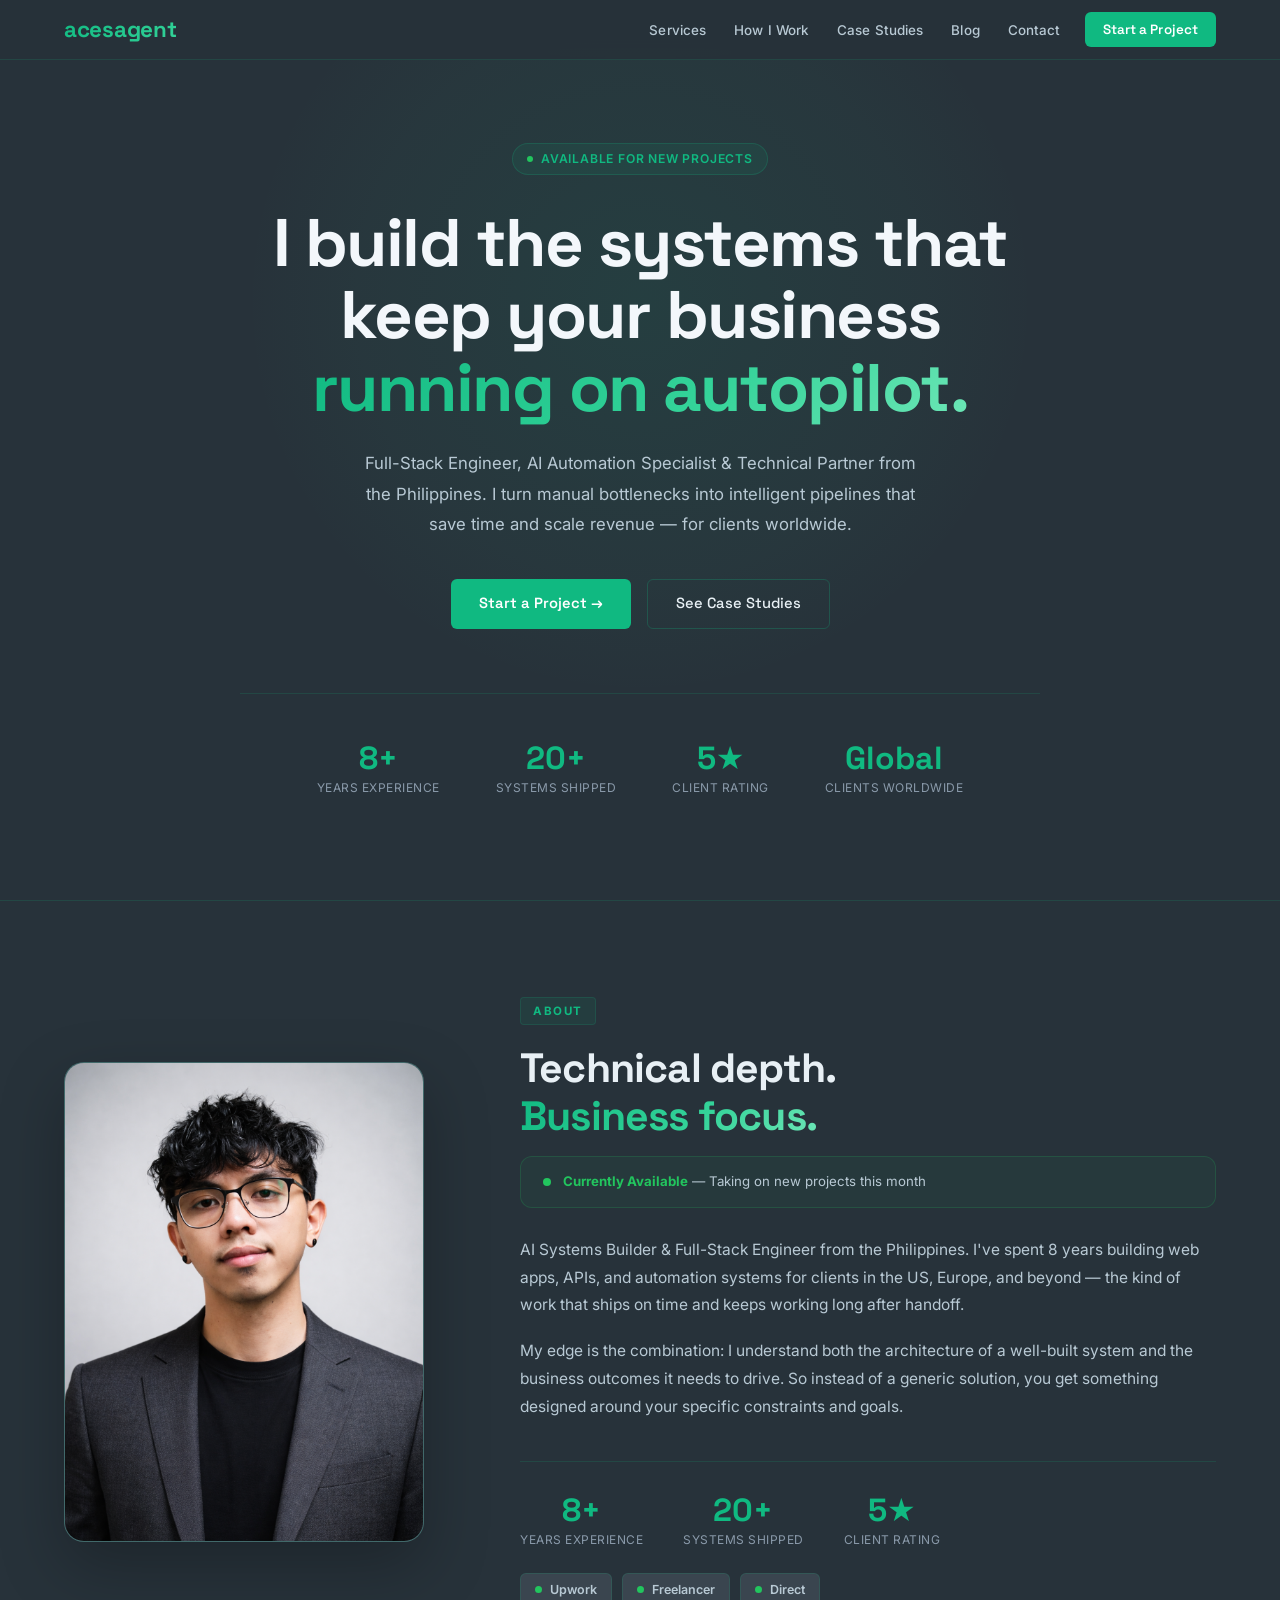
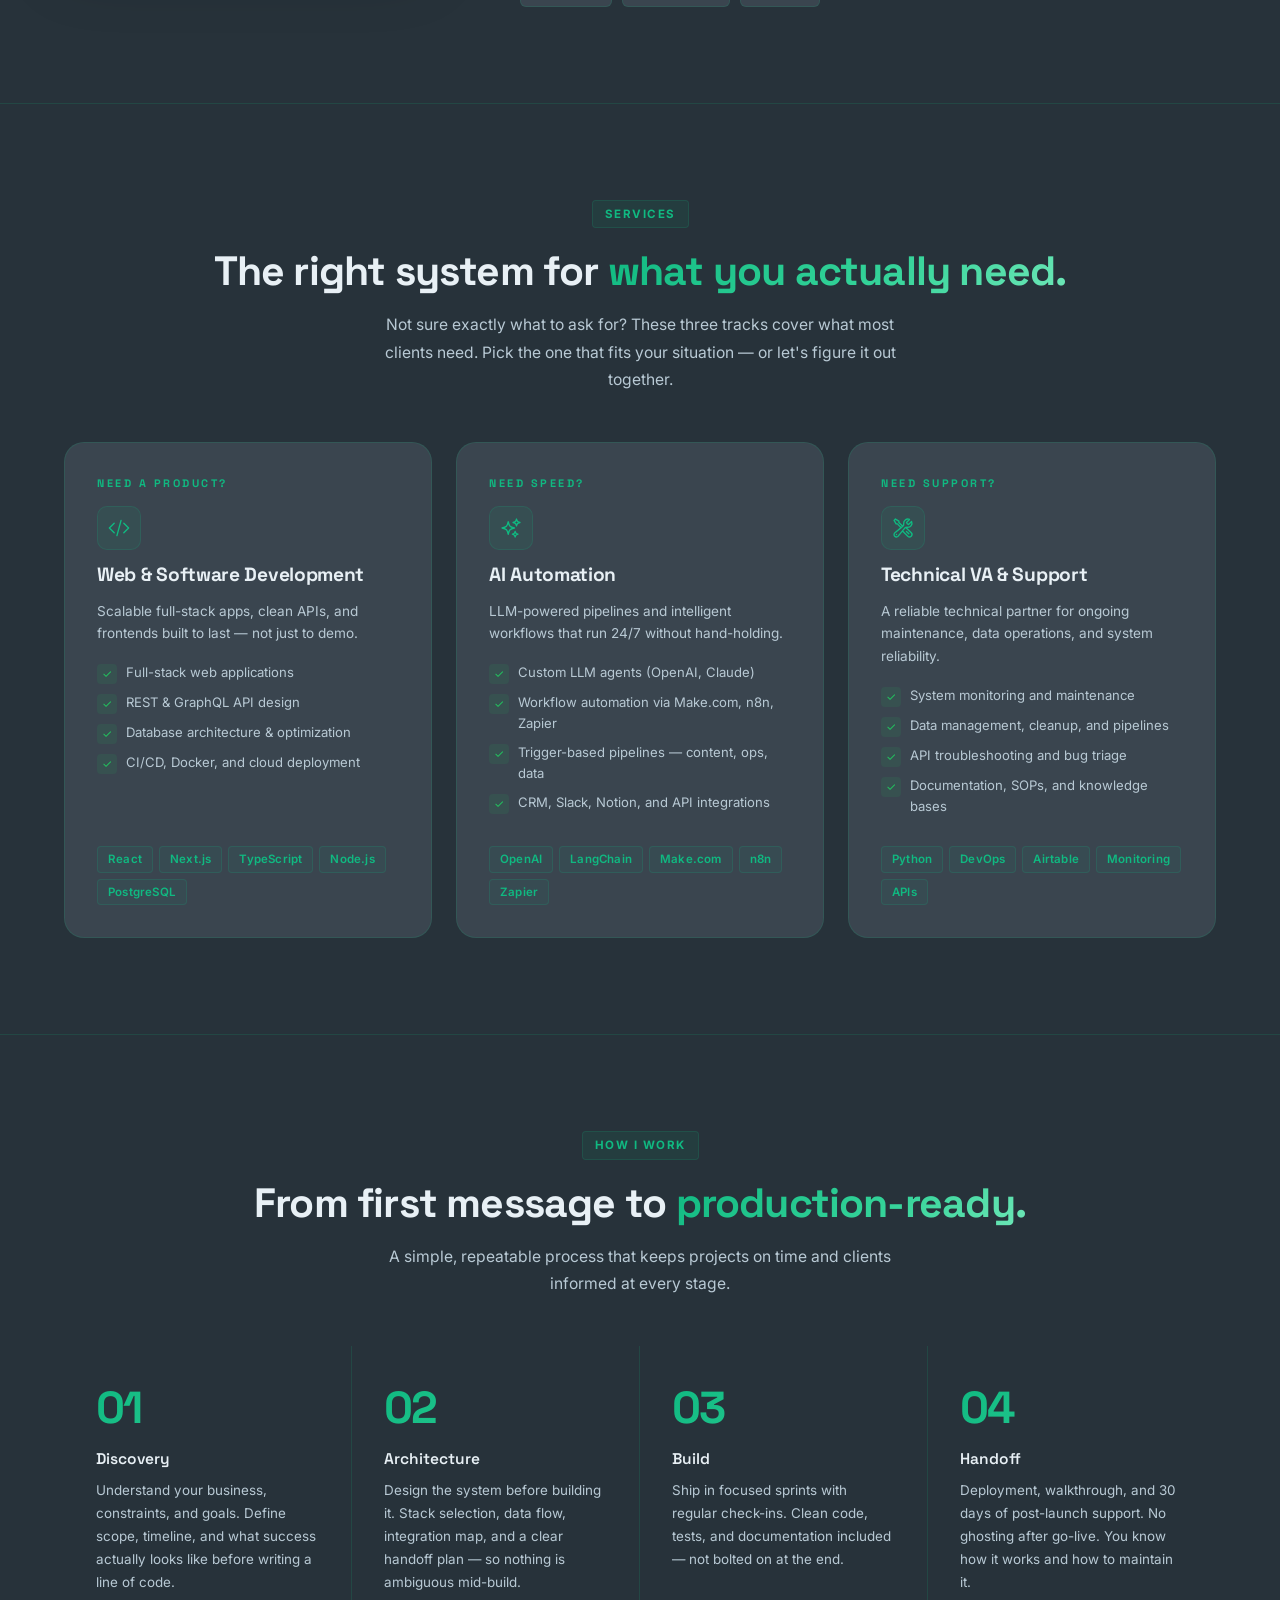
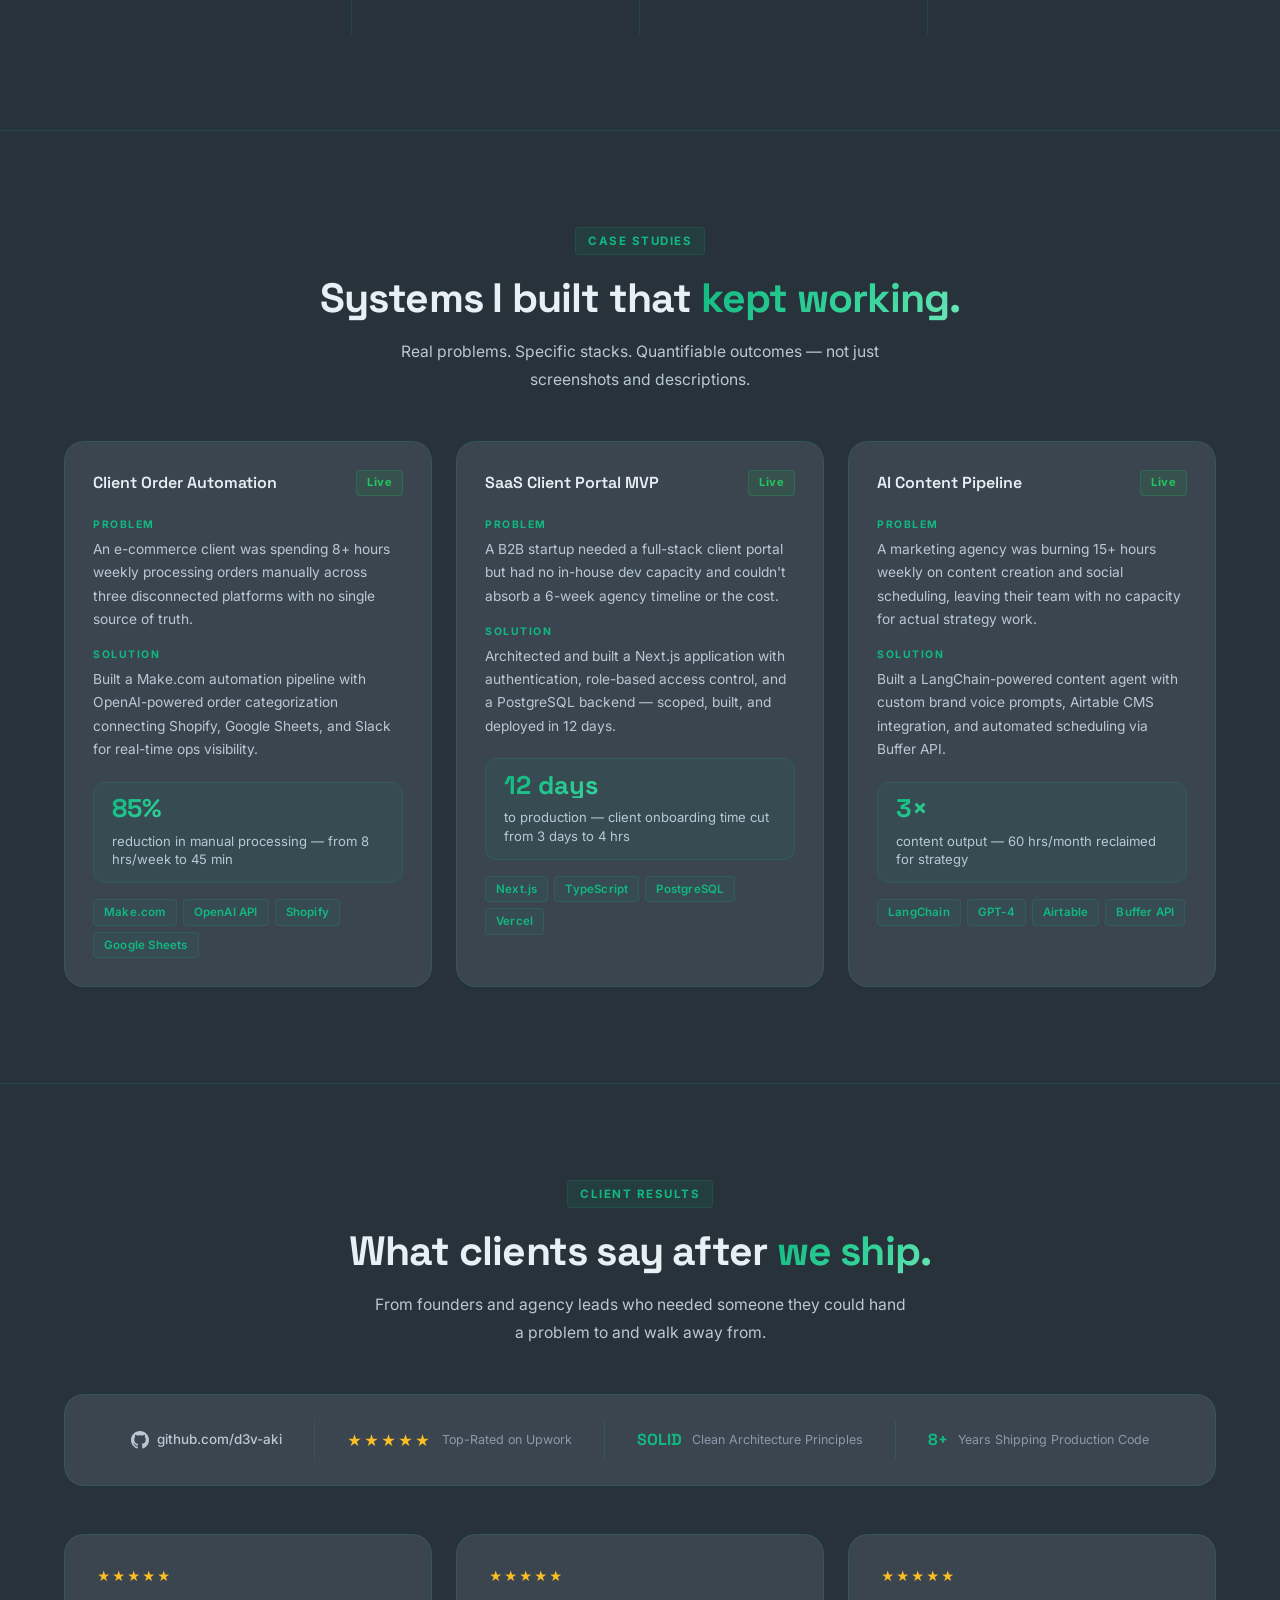
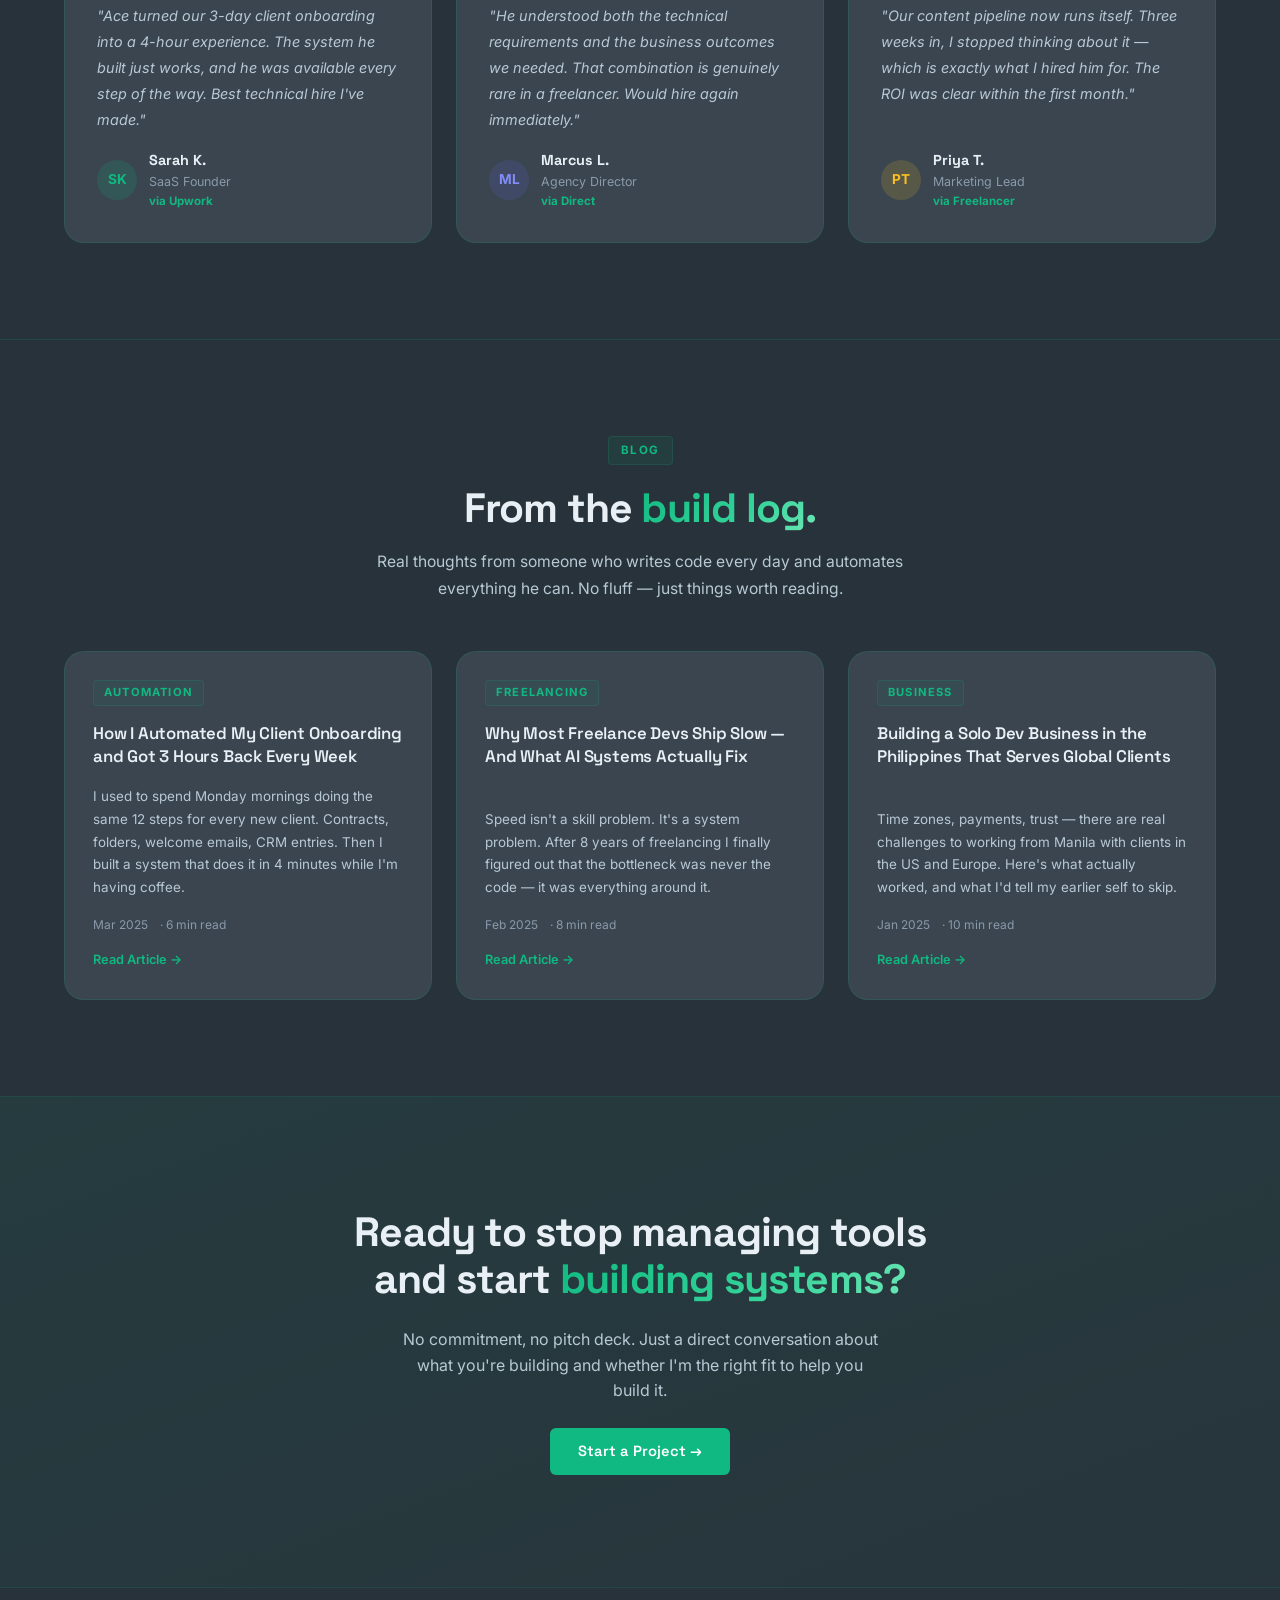
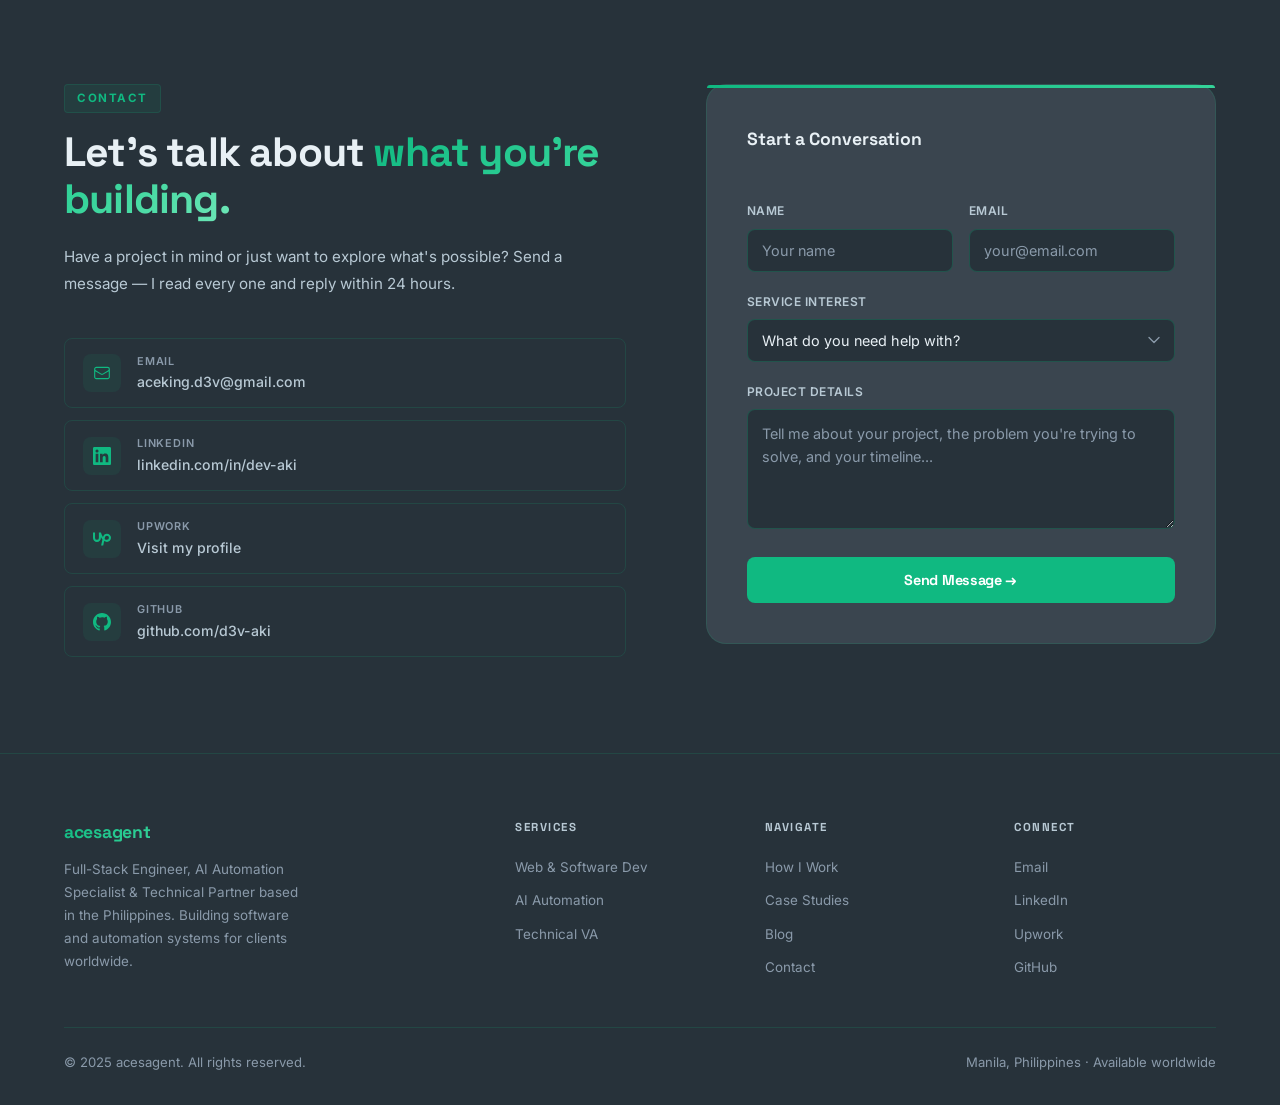
<file: index.html>
<!DOCTYPE html>
<html lang="en">
<head>
  <meta charset="UTF-8" />
  <meta name="viewport" content="width=device-width, initial-scale=1.0" />
  <meta name="description" content="acesagent — Full-Stack Engineer & AI Systems Builder from the Philippines. I build intelligent systems that save time and scale revenue for businesses worldwide." />
  <meta name="robots" content="index, follow" />
  <title>acesagent | Full-Stack Engineer & AI Systems Builder</title>
  <link rel="stylesheet" href="css/styles.css">
</head>
<body>

  <!-- NAV -->
  <nav>
    <a class="nav-logo" href="#home">acesagent</a>
    <ul class="nav-links">
      <li><a href="#services">Services</a></li>
      <li><a href="#process">How I Work</a></li>
      <li><a href="#work">Case Studies</a></li>
      <li><a href="#blog">Blog</a></li>
      <li><a href="#contact">Contact</a></li>
    </ul>
    <a class="nav-cta" href="#contact">Start a Project</a>
    <div class="hamburger" id="hamburger" aria-label="Toggle menu" role="button" tabindex="0">
      <span></span><span></span><span></span>
    </div>
  </nav>

  <!-- HERO -->
  <section id="home" class="hero">
    <div class="hero-inner">
      <div class="hero-badge reveal">
        <span class="badge-dot"></span>
        Available for New Projects
      </div>
      <h1 class="reveal">
        I build the systems that keep your business
        <span class="gradient-text">running on autopilot.</span>
      </h1>
      <p class="hero-sub reveal">
        Full-Stack Engineer, AI Automation Specialist &amp; Technical Partner from the Philippines.
        I turn manual bottlenecks into intelligent pipelines that save time and scale revenue — for clients worldwide.
      </p>
      <div class="hero-actions reveal">
        <a class="btn-primary" href="#contact">Start a Project →</a>
        <a class="btn-secondary" href="#work">See Case Studies</a>
      </div>
      <div class="hero-stats reveal">
        <div class="stat">
          <div class="stat-num">8+</div>
          <div class="stat-label">Years Experience</div>
        </div>
        <div class="stat">
          <div class="stat-num">20+</div>
          <div class="stat-label">Systems Shipped</div>
        </div>
        <div class="stat">
          <div class="stat-num">5★</div>
          <div class="stat-label">Client Rating</div>
        </div>
        <div class="stat">
          <div class="stat-num">Global</div>
          <div class="stat-label">Clients Worldwide</div>
        </div>
      </div>
    </div>
  </section>

  <hr class="divider">

  <!-- ABOUT -->
  <section id="about">
    <div class="section-inner">
      <div class="about-split">
        <div class="about-portrait reveal">
          <img src="images/avatar.png" alt="Ace — acesagent, Full-Stack Engineer & AI Systems Builder">
        </div>
        <div class="about-content reveal">
          <span class="section-tag">About</span>
          <h2 class="section-title">Technical depth.<br><span class="gradient-text">Business focus.</span></h2>
          <div class="avail-banner">
            <div class="avail-dot"></div>
            <div class="avail-text"><strong>Currently Available</strong> — Taking on new projects this month</div>
          </div>
          <p>AI Systems Builder &amp; Full-Stack Engineer from the Philippines. I've spent 8 years building web apps, APIs, and automation systems for clients in the US, Europe, and beyond — the kind of work that ships on time and keeps working long after handoff.</p>
          <p>My edge is the combination: I understand both the architecture of a well-built system and the business outcomes it needs to drive. So instead of a generic solution, you get something designed around your specific constraints and goals.</p>
          <div class="about-stats">
            <div class="stat">
              <div class="stat-num">8+</div>
              <div class="stat-label">Years Experience</div>
            </div>
            <div class="stat">
              <div class="stat-num">20+</div>
              <div class="stat-label">Systems Shipped</div>
            </div>
            <div class="stat">
              <div class="stat-num">5★</div>
              <div class="stat-label">Client Rating</div>
            </div>
          </div>
          <div class="platform-badges">
            <div class="pbadge"><span class="pbadge-dot"></span> Upwork</div>
            <div class="pbadge"><span class="pbadge-dot"></span> Freelancer</div>
            <div class="pbadge"><span class="pbadge-dot"></span> Direct</div>
          </div>
        </div>
      </div>
    </div>
  </section>

  <hr class="divider">

  <!-- SERVICES -->
  <section id="services">
    <div class="section-inner">
      <div class="reveal section-center">
        <span class="section-tag">Services</span>
        <h2 class="section-title">The right system for <span class="gradient-text">what you actually need.</span></h2>
        <p class="section-sub">Not sure exactly what to ask for? These three tracks cover what most clients need. Pick the one that fits your situation — or let's figure it out together.</p>
      </div>
      <div class="sys-cards">

        <div class="sys-card reveal">
          <span class="sys-num">Need a Product?</span>
          <div class="sys-card-icon">
            <svg xmlns="http://www.w3.org/2000/svg" fill="none" viewBox="0 0 24 24" stroke-width="1.5" stroke="currentColor">
              <path stroke-linecap="round" stroke-linejoin="round" d="M17.25 6.75L22.5 12l-5.25 5.25m-10.5 0L1.5 12l5.25-5.25m7.5-3l-4.5 16.5" />
            </svg>
          </div>
          <div class="sys-card-title">Web &amp; Software Development</div>
          <p class="sys-card-desc">Scalable full-stack apps, clean APIs, and frontends built to last — not just to demo.</p>
          <ul class="sys-features">
            <li><div class="check-icon">✓</div><div>Full-stack web applications</div></li>
            <li><div class="check-icon">✓</div><div>REST &amp; GraphQL API design</div></li>
            <li><div class="check-icon">✓</div><div>Database architecture &amp; optimization</div></li>
            <li><div class="check-icon">✓</div><div>CI/CD, Docker, and cloud deployment</div></li>
          </ul>
          <div class="tech-tags" style="margin-top: auto; padding-top: 1rem;">
            <span class="tag">React</span>
            <span class="tag">Next.js</span>
            <span class="tag">TypeScript</span>
            <span class="tag">Node.js</span>
            <span class="tag">PostgreSQL</span>
          </div>
        </div>

        <div class="sys-card reveal">
          <span class="sys-num">Need Speed?</span>
          <div class="sys-card-icon">
            <svg xmlns="http://www.w3.org/2000/svg" fill="none" viewBox="0 0 24 24" stroke-width="1.5" stroke="currentColor">
              <path stroke-linecap="round" stroke-linejoin="round" d="M9.813 15.904L9 18.75l-.813-2.846a4.5 4.5 0 00-3.09-3.09L2.25 12l2.846-.813a4.5 4.5 0 003.09-3.09L9 5.25l.813 2.846a4.5 4.5 0 003.09 3.09L15.75 12l-2.846.813a4.5 4.5 0 00-3.09 3.09zM18.259 8.715L18 9.75l-.259-1.035a3.375 3.375 0 00-2.455-2.456L14.25 6l1.036-.259a3.375 3.375 0 002.455-2.456L18 2.25l.259 1.035a3.375 3.375 0 002.456 2.456L21.75 6l-1.035.259a3.375 3.375 0 00-2.456 2.456zM16.894 20.567L16.5 21.75l-.394-1.183a2.25 2.25 0 00-1.423-1.423L13.5 18.75l1.183-.394a2.25 2.25 0 001.423-1.423l.394-1.183.394 1.183a2.25 2.25 0 001.423 1.423l1.183.394-1.183.394a2.25 2.25 0 00-1.423 1.423z" />
            </svg>
          </div>
          <div class="sys-card-title">AI Automation</div>
          <p class="sys-card-desc">LLM-powered pipelines and intelligent workflows that run 24/7 without hand-holding.</p>
          <ul class="sys-features">
            <li><div class="check-icon">✓</div><div>Custom LLM agents (OpenAI, Claude)</div></li>
            <li><div class="check-icon">✓</div><div>Workflow automation via Make.com, n8n, Zapier</div></li>
            <li><div class="check-icon">✓</div><div>Trigger-based pipelines — content, ops, data</div></li>
            <li><div class="check-icon">✓</div><div>CRM, Slack, Notion, and API integrations</div></li>
          </ul>
          <div class="tech-tags" style="margin-top: auto; padding-top: 1rem;">
            <span class="tag">OpenAI</span>
            <span class="tag">LangChain</span>
            <span class="tag">Make.com</span>
            <span class="tag">n8n</span>
            <span class="tag">Zapier</span>
          </div>
        </div>

        <div class="sys-card reveal">
          <span class="sys-num">Need Support?</span>
          <div class="sys-card-icon">
            <svg xmlns="http://www.w3.org/2000/svg" fill="none" viewBox="0 0 24 24" stroke-width="1.5" stroke="currentColor">
              <path stroke-linecap="round" stroke-linejoin="round" d="M11.42 15.17L17.25 21A2.652 2.652 0 0021 17.25l-5.877-5.877M11.42 15.17l2.496-3.03c.317-.384.74-.626 1.208-.766M11.42 15.17l-4.655 5.653a2.548 2.548 0 11-3.586-3.586l6.837-5.63m5.108-.233c.55-.164 1.163-.188 1.743-.14a4.5 4.5 0 004.486-6.336l-3.276 3.277a3.004 3.004 0 01-2.25-2.25l3.276-3.276a4.5 4.5 0 00-6.336 4.486c.091 1.076-.071 2.264-.904 2.95l-.102.085m-1.745 1.437L5.909 7.5H4.5L2.25 3.75l1.5-1.5L7.5 4.5v1.409l4.26 4.26m-1.745 1.437l1.745-1.437m6.615 8.206L15.75 15.75M4.867 19.125h.008v.008h-.008v-.008z" />
            </svg>
          </div>
          <div class="sys-card-title">Technical VA &amp; Support</div>
          <p class="sys-card-desc">A reliable technical partner for ongoing maintenance, data operations, and system reliability.</p>
          <ul class="sys-features">
            <li><div class="check-icon">✓</div><div>System monitoring and maintenance</div></li>
            <li><div class="check-icon">✓</div><div>Data management, cleanup, and pipelines</div></li>
            <li><div class="check-icon">✓</div><div>API troubleshooting and bug triage</div></li>
            <li><div class="check-icon">✓</div><div>Documentation, SOPs, and knowledge bases</div></li>
          </ul>
          <div class="tech-tags" style="margin-top: auto; padding-top: 1rem;">
            <span class="tag">Python</span>
            <span class="tag">DevOps</span>
            <span class="tag">Airtable</span>
            <span class="tag">Monitoring</span>
            <span class="tag">APIs</span>
          </div>
        </div>

      </div>
    </div>
  </section>

  <hr class="divider">

  <!-- HOW I WORK -->
  <section id="process">
    <div class="section-inner">
      <div class="reveal section-center" style="margin-bottom: 0;">
        <span class="section-tag">How I Work</span>
        <h2 class="section-title">From first message to <span class="gradient-text">production-ready.</span></h2>
        <p class="section-sub">A simple, repeatable process that keeps projects on time and clients informed at every stage.</p>
      </div>
      <div class="steps">
        <div class="step reveal">
          <div class="step-num">01</div>
          <div class="step-title">Discovery</div>
          <p class="step-desc">Understand your business, constraints, and goals. Define scope, timeline, and what success actually looks like before writing a line of code.</p>
        </div>
        <div class="step reveal">
          <div class="step-num">02</div>
          <div class="step-title">Architecture</div>
          <p class="step-desc">Design the system before building it. Stack selection, data flow, integration map, and a clear handoff plan — so nothing is ambiguous mid-build.</p>
        </div>
        <div class="step reveal">
          <div class="step-num">03</div>
          <div class="step-title">Build</div>
          <p class="step-desc">Ship in focused sprints with regular check-ins. Clean code, tests, and documentation included — not bolted on at the end.</p>
        </div>
        <div class="step reveal">
          <div class="step-num">04</div>
          <div class="step-title">Handoff</div>
          <p class="step-desc">Deployment, walkthrough, and 30 days of post-launch support. No ghosting after go-live. You know how it works and how to maintain it.</p>
        </div>
      </div>
    </div>
  </section>

  <hr class="divider">

  <!-- CASE STUDIES -->
  <section id="work">
    <div class="section-inner">
      <div class="reveal section-center">
        <span class="section-tag">Case Studies</span>
        <h2 class="section-title">Systems I built that <span class="gradient-text">kept working.</span></h2>
        <p class="section-sub">Real problems. Specific stacks. Quantifiable outcomes — not just screenshots and descriptions.</p>
      </div>
      <div class="projects-grid">

        <div class="project-card reveal">
          <div class="project-header">
            <div class="project-name">Client Order Automation</div>
            <span class="project-badge badge-live">Live</span>
          </div>
          <div class="case-block">
            <div class="case-label">Problem</div>
            <p class="project-desc">An e-commerce client was spending 8+ hours weekly processing orders manually across three disconnected platforms with no single source of truth.</p>
          </div>
          <div class="case-block">
            <div class="case-label">Solution</div>
            <p class="project-desc">Built a Make.com automation pipeline with OpenAI-powered order categorization connecting Shopify, Google Sheets, and Slack for real-time ops visibility.</p>
          </div>
          <div class="case-result">
            <span class="result-num">85%</span>
            <span class="result-text">reduction in manual processing — from 8 hrs/week to 45 min</span>
          </div>
          <div class="project-footer">
            <div class="project-tech">
              <span class="tag">Make.com</span>
              <span class="tag">OpenAI API</span>
              <span class="tag">Shopify</span>
              <span class="tag">Google Sheets</span>
            </div>
          </div>
        </div>

        <div class="project-card reveal">
          <div class="project-header">
            <div class="project-name">SaaS Client Portal MVP</div>
            <span class="project-badge badge-live">Live</span>
          </div>
          <div class="case-block">
            <div class="case-label">Problem</div>
            <p class="project-desc">A B2B startup needed a full-stack client portal but had no in-house dev capacity and couldn't absorb a 6-week agency timeline or the cost.</p>
          </div>
          <div class="case-block">
            <div class="case-label">Solution</div>
            <p class="project-desc">Architected and built a Next.js application with authentication, role-based access control, and a PostgreSQL backend — scoped, built, and deployed in 12 days.</p>
          </div>
          <div class="case-result">
            <span class="result-num">12 days</span>
            <span class="result-text">to production — client onboarding time cut from 3 days to 4 hrs</span>
          </div>
          <div class="project-footer">
            <div class="project-tech">
              <span class="tag">Next.js</span>
              <span class="tag">TypeScript</span>
              <span class="tag">PostgreSQL</span>
              <span class="tag">Vercel</span>
            </div>
          </div>
        </div>

        <div class="project-card reveal">
          <div class="project-header">
            <div class="project-name">AI Content Pipeline</div>
            <span class="project-badge badge-live">Live</span>
          </div>
          <div class="case-block">
            <div class="case-label">Problem</div>
            <p class="project-desc">A marketing agency was burning 15+ hours weekly on content creation and social scheduling, leaving their team with no capacity for actual strategy work.</p>
          </div>
          <div class="case-block">
            <div class="case-label">Solution</div>
            <p class="project-desc">Built a LangChain-powered content agent with custom brand voice prompts, Airtable CMS integration, and automated scheduling via Buffer API.</p>
          </div>
          <div class="case-result">
            <span class="result-num">3×</span>
            <span class="result-text">content output — 60 hrs/month reclaimed for strategy</span>
          </div>
          <div class="project-footer">
            <div class="project-tech">
              <span class="tag">LangChain</span>
              <span class="tag">GPT-4</span>
              <span class="tag">Airtable</span>
              <span class="tag">Buffer API</span>
            </div>
          </div>
        </div>

      </div>
    </div>
  </section>

  <hr class="divider">

  <!-- SOCIAL PROOF / TESTIMONIALS -->
  <section id="results">
    <div class="section-inner">
      <div class="reveal section-center">
        <span class="section-tag">Client Results</span>
        <h2 class="section-title">What clients say after <span class="gradient-text">we ship.</span></h2>
        <p class="section-sub">From founders and agency leads who needed someone they could hand a problem to and walk away from.</p>
      </div>

      <div class="social-proof-bar reveal">
        <div class="sp-item">
          <a href="https://github.com/d3v-aki/" target="_blank" class="sp-link">
            <svg xmlns="http://www.w3.org/2000/svg" viewBox="0 0 24 24" fill="currentColor">
              <path d="M12 0C5.374 0 0 5.373 0 12c0 5.302 3.438 9.8 8.207 11.387.599.111.793-.261.793-.577v-2.234c-3.338.726-4.033-1.416-4.033-1.416-.546-1.387-1.333-1.756-1.333-1.756-1.089-.745.083-.729.083-.729 1.205.084 1.839 1.237 1.839 1.237 1.07 1.834 2.807 1.304 3.492.997.107-.775.418-1.305.762-1.604-2.665-.305-5.467-1.334-5.467-5.931 0-1.311.469-2.381 1.236-3.221-.124-.303-.535-1.524.117-3.176 0 0 1.008-.322 3.301 1.23A11.509 11.509 0 0112 5.803c1.02.005 2.047.138 3.006.404 2.291-1.552 3.297-1.23 3.297-1.23.653 1.653.242 2.874.118 3.176.77.84 1.235 1.911 1.235 3.221 0 4.609-2.807 5.624-5.479 5.921.43.372.823 1.102.823 2.222v3.293c0 .319.192.694.801.576C20.566 21.797 24 17.3 24 12c0-6.627-5.373-12-12-12z"/>
            </svg>
            github.com/d3v-aki
          </a>
        </div>
        <div class="sp-divider"></div>
        <div class="sp-item">
          <span class="sp-stars">★★★★★</span>
          <span class="sp-label">Top-Rated on Upwork</span>
        </div>
        <div class="sp-divider"></div>
        <div class="sp-item">
          <span class="sp-metric">SOLID</span>
          <span class="sp-label">Clean Architecture Principles</span>
        </div>
        <div class="sp-divider"></div>
        <div class="sp-item">
          <span class="sp-metric">8+</span>
          <span class="sp-label">Years Shipping Production Code</span>
        </div>
      </div>

      <div class="testimonials-grid">

        <div class="testimonial-card reveal">
          <div class="stars">★★★★★</div>
          <p class="testimonial-text">"Ace turned our 3-day client onboarding into a 4-hour experience. The system he built just works, and he was available every step of the way. Best technical hire I've made."</p>
          <div class="testimonial-author">
            <div class="t-avatar" style="background: rgba(16,185,129,0.15); color: var(--accent);">SK</div>
            <div>
              <div class="t-name">Sarah K.</div>
              <div class="t-role">SaaS Founder</div>
              <div class="t-platform">via Upwork</div>
            </div>
          </div>
        </div>

        <div class="testimonial-card reveal">
          <div class="stars">★★★★★</div>
          <p class="testimonial-text">"He understood both the technical requirements and the business outcomes we needed. That combination is genuinely rare in a freelancer. Would hire again immediately."</p>
          <div class="testimonial-author">
            <div class="t-avatar" style="background: rgba(99,102,241,0.15); color: #818cf8;">ML</div>
            <div>
              <div class="t-name">Marcus L.</div>
              <div class="t-role">Agency Director</div>
              <div class="t-platform">via Direct</div>
            </div>
          </div>
        </div>

        <div class="testimonial-card reveal">
          <div class="stars">★★★★★</div>
          <p class="testimonial-text">"Our content pipeline now runs itself. Three weeks in, I stopped thinking about it — which is exactly what I hired him for. The ROI was clear within the first month."</p>
          <div class="testimonial-author">
            <div class="t-avatar" style="background: rgba(251,191,36,0.15); color: #fbbf24;">PT</div>
            <div>
              <div class="t-name">Priya T.</div>
              <div class="t-role">Marketing Lead</div>
              <div class="t-platform">via Freelancer</div>
            </div>
          </div>
        </div>

      </div>
    </div>
  </section>

  <hr class="divider">

  <!-- BLOG -->
  <section id="blog">
    <div class="section-inner">
      <div class="reveal section-center">
        <span class="section-tag">Blog</span>
        <h2 class="section-title">From the <span class="gradient-text">build log.</span></h2>
        <p class="section-sub">Real thoughts from someone who writes code every day and automates everything he can. No fluff — just things worth reading.</p>
      </div>
      <div class="blog-grid">
        <a href="#contact" class="blog-card reveal">
          <div class="blog-category">Automation</div>
          <div class="blog-title">How I Automated My Client Onboarding and Got 3 Hours Back Every Week</div>
          <div class="blog-excerpt">I used to spend Monday mornings doing the same 12 steps for every new client. Contracts, folders, welcome emails, CRM entries. Then I built a system that does it in 4 minutes while I'm having coffee.</div>
          <div class="blog-meta">
            <span>Mar 2025</span>
            <span>· 6 min read</span>
          </div>
          <div class="blog-link">Read Article →</div>
        </a>
        <a href="#contact" class="blog-card reveal">
          <div class="blog-category">Freelancing</div>
          <div class="blog-title">Why Most Freelance Devs Ship Slow — And What AI Systems Actually Fix</div>
          <div class="blog-excerpt">Speed isn't a skill problem. It's a system problem. After 8 years of freelancing I finally figured out that the bottleneck was never the code — it was everything around it.</div>
          <div class="blog-meta">
            <span>Feb 2025</span>
            <span>· 8 min read</span>
          </div>
          <div class="blog-link">Read Article →</div>
        </a>
        <a href="#contact" class="blog-card reveal">
          <div class="blog-category">Business</div>
          <div class="blog-title">Building a Solo Dev Business in the Philippines That Serves Global Clients</div>
          <div class="blog-excerpt">Time zones, payments, trust — there are real challenges to working from Manila with clients in the US and Europe. Here's what actually worked, and what I'd tell my earlier self to skip.</div>
          <div class="blog-meta">
            <span>Jan 2025</span>
            <span>· 10 min read</span>
          </div>
          <div class="blog-link">Read Article →</div>
        </a>
      </div>
    </div>
  </section>

  <hr class="divider">

  <!-- CTA BANNER -->
  <section class="cta-banner-section">
    <div class="section-inner">
      <div class="cta-banner-inner reveal">
        <h2 class="section-title">Ready to stop managing tools<br>and start <span class="gradient-text">building systems?</span></h2>
        <p>No commitment, no pitch deck. Just a direct conversation about what you're building and whether I'm the right fit to help you build it.</p>
        <a href="#contact" class="btn-primary">Start a Project →</a>
      </div>
    </div>
  </section>

  <hr class="divider">

  <!-- CONTACT -->
  <section id="contact">
    <div class="section-inner">
      <div class="contact-wrapper">
        <!-- Left: Contact Info -->
        <div class="contact-info reveal">
          <span class="section-tag">Contact</span>
          <h2 class="section-title">Let's talk about <span class="gradient-text">what you're building.</span></h2>
          <p class="contact-intro">Have a project in mind or just want to explore what's possible? Send a message — I read every one and reply within 24 hours.</p>

          <div class="contact-methods">
            <a href="mailto:aceking.d3v@gmail.com" class="contact-method">
              <div class="cm-icon">
                <svg xmlns="http://www.w3.org/2000/svg" fill="none" viewBox="0 0 24 24" stroke-width="1.5" stroke="currentColor" width="18" height="18">
                  <path stroke-linecap="round" stroke-linejoin="round" d="M21.75 6.75v10.5a2.25 2.25 0 01-2.25 2.25h-15a2.25 2.25 0 01-2.25-2.25V6.75m19.5 0A2.25 2.25 0 0019.5 4.5h-15a2.25 2.25 0 00-2.25 2.25m19.5 0v.243a2.25 2.25 0 01-1.07 1.916l-7.5 4.615a2.25 2.25 0 01-2.36 0L3.32 8.91a2.25 2.25 0 01-1.07-1.916V6.75" />
                </svg>
              </div>
              <div class="cm-content">
                <div class="cm-label">Email</div>
                <div class="cm-value">aceking.d3v@gmail.com</div>
              </div>
            </a>
            <a href="https://www.linkedin.com/in/dev-aki/" target="_blank" class="contact-method">
              <div class="cm-icon">
                <svg xmlns="http://www.w3.org/2000/svg" viewBox="0 0 24 24" fill="currentColor" width="18" height="18">
                  <path d="M20.447 20.452h-3.554v-5.569c0-1.328-.027-3.037-1.852-3.037-1.853 0-2.136 1.445-2.136 2.939v5.667H9.351V9h3.414v1.561h.046c.477-.9 1.637-1.85 3.37-1.85 3.601 0 4.267 2.37 4.267 5.455v6.286zM5.337 7.433a2.062 2.062 0 01-2.063-2.065 2.064 2.064 0 112.063 2.065zm1.782 13.019H3.555V9h3.564v11.452zM22.225 0H1.771C.792 0 0 .774 0 1.729v20.542C0 23.227.792 24 1.771 24h20.451C23.2 24 24 23.227 24 22.271V1.729C24 .774 23.2 0 22.222 0h.003z"/>
                </svg>
              </div>
              <div class="cm-content">
                <div class="cm-label">LinkedIn</div>
                <div class="cm-value">linkedin.com/in/dev-aki</div>
              </div>
            </a>
            <a href="https://www.upwork.com/freelancers/~01e22289dc7ba99032?mp_source=share" target="_blank" class="contact-method">
              <div class="cm-icon">
                <svg xmlns="http://www.w3.org/2000/svg" viewBox="0 0 24 24" fill="currentColor" width="18" height="18">
                  <path d="M18.561 13.158c-1.102 0-2.135-.467-3.074-1.227l.228-1.076.008-.042c.207-1.143.849-3.06 2.839-3.06a2.705 2.705 0 012.703 2.703 2.707 2.707 0 01-2.704 2.702zm0-8.14c-2.539 0-4.51 1.649-5.31 4.366-1.22-1.834-2.148-4.036-2.687-5.892H7.828v7.112a2.551 2.551 0 01-2.547 2.545 2.55 2.55 0 01-2.545-2.545V3.492H0v7.112c0 2.914 2.37 5.303 5.281 5.303 2.913 0 5.283-2.389 5.283-5.303v-1.19c.529 1.107 1.182 2.229 1.974 3.221l-1.673 7.873h2.797l1.213-5.71c1.063.679 2.285 1.109 3.686 1.109 3 0 5.439-2.452 5.439-5.45 0-3-2.439-5.439-5.439-5.439z"/>
                </svg>
              </div>
              <div class="cm-content">
                <div class="cm-label">Upwork</div>
                <div class="cm-value">Visit my profile</div>
              </div>
            </a>
            <a href="https://github.com/d3v-aki/" target="_blank" class="contact-method">
              <div class="cm-icon">
                <svg xmlns="http://www.w3.org/2000/svg" viewBox="0 0 24 24" fill="currentColor" width="18" height="18">
                  <path d="M12 0C5.374 0 0 5.373 0 12c0 5.302 3.438 9.8 8.207 11.387.599.111.793-.261.793-.577v-2.234c-3.338.726-4.033-1.416-4.033-1.416-.546-1.387-1.333-1.756-1.333-1.756-1.089-.745.083-.729.083-.729 1.205.084 1.839 1.237 1.839 1.237 1.07 1.834 2.807 1.304 3.492.997.107-.775.418-1.305.762-1.604-2.665-.305-5.467-1.334-5.467-5.931 0-1.311.469-2.381 1.236-3.221-.124-.303-.535-1.524.117-3.176 0 0 1.008-.322 3.301 1.23A11.509 11.509 0 0112 5.803c1.02.005 2.047.138 3.006.404 2.291-1.552 3.297-1.23 3.297-1.23.653 1.653.242 2.874.118 3.176.77.84 1.235 1.911 1.235 3.221 0 4.609-2.807 5.624-5.479 5.921.43.372.823 1.102.823 2.222v3.293c0 .319.192.694.801.576C20.566 21.797 24 17.3 24 12c0-6.627-5.373-12-12-12z"/>
                </svg>
              </div>
              <div class="cm-content">
                <div class="cm-label">GitHub</div>
                <div class="cm-value">github.com/d3v-aki</div>
              </div>
            </a>
          </div>
        </div>

        <!-- Right: Contact Form -->
        <div class="contact-form-card reveal">
          <form class="contact-form" id="contactForm">
            <div class="form-title">Start a Conversation</div>
            <div class="form-row">
              <div class="form-group">
                <label for="name">Name</label>
                <input id="name" type="text" placeholder="Your name" required>
              </div>
              <div class="form-group">
                <label for="email">Email</label>
                <input id="email" type="email" placeholder="your@email.com" required>
              </div>
            </div>
            <div class="form-group">
              <label for="serviceType">Service Interest</label>
              <select id="serviceType" required>
                <option value="" disabled selected>What do you need help with?</option>
                <option value="web-dev">Web &amp; Software Development</option>
                <option value="ai-automation">AI Automation</option>
                <option value="technical-va">Technical VA &amp; Support</option>
                <option value="not-sure">Not Sure Yet — Let's Talk</option>
              </select>
            </div>
            <div class="form-group">
              <label for="projectBrief">Project Details</label>
              <textarea id="projectBrief" placeholder="Tell me about your project, the problem you're trying to solve, and your timeline..." required></textarea>
            </div>
            <button type="submit" class="form-submit" id="submitBtn">Send Message →</button>
          </form>
        </div>
      </div>
    </div>
  </section>

  <!-- FOOTER -->
  <footer>
    <div class="footer-grid">
      <div class="footer-brand">
        <a href="#home" class="footer-logo">acesagent</a>
        <p>Full-Stack Engineer, AI Automation Specialist &amp; Technical Partner based in the Philippines. Building software and automation systems for clients worldwide.</p>
      </div>
      <div>
        <div class="footer-col-title">Services</div>
        <div class="footer-col-links">
          <a href="#services">Web &amp; Software Dev</a>
          <a href="#services">AI Automation</a>
          <a href="#services">Technical VA</a>
        </div>
      </div>
      <div>
        <div class="footer-col-title">Navigate</div>
        <div class="footer-col-links">
          <a href="#process">How I Work</a>
          <a href="#work">Case Studies</a>
          <a href="#blog">Blog</a>
          <a href="#contact">Contact</a>
        </div>
      </div>
      <div>
        <div class="footer-col-title">Connect</div>
        <div class="footer-col-links">
          <a href="mailto:aceking.d3v@gmail.com">Email</a>
          <a href="https://www.linkedin.com/in/dev-aki/" target="_blank">LinkedIn</a>
          <a href="https://www.upwork.com/freelancers/~01e22289dc7ba99032?mp_source=share" target="_blank">Upwork</a>
          <a href="https://github.com/d3v-aki/" target="_blank">GitHub</a>
        </div>
      </div>
    </div>
    <div class="footer-bottom">
      <div class="footer-copy">© 2025 acesagent. All rights reserved.</div>
      <div class="footer-copy">Manila, Philippines · Available worldwide</div>
    </div>
  </footer>

  <script src="js/app.js"></script>
</body>
</html>
</file>
<file: css/styles.css>
@import url('https://fonts.googleapis.com/css2?family=Space+Grotesk:wght@300;400;500;600;700&family=Inter:wght@300;400;500;600;700;800;900&display=swap');

:root {
  --bg: #27323A;
  --bg2: #435055;
  --bg3: #4a5a66;
  --card: #3a454f;
  --card2: #4a5a66;
  --accent: #10b981;
  --accent2: #34d399;
  --accent3: #6ee7b7;
  --text: #e8f0f5;
  --text2: #b8c9d4;
  --text3: #8a9aaa;
  --border: rgba(16, 185, 129, 0.15);
  --border2: rgba(16, 185, 129, 0.25);
  --glow: rgba(16, 185, 129, 0.08);
  --radius: 12px;
  --radius-lg: 20px;
}

*, *::before, *::after { box-sizing: border-box; margin: 0; padding: 0; }
html { scroll-behavior: smooth; }
body {
  font-family: 'Inter', system-ui, -apple-system, sans-serif;
  background: var(--bg);
  color: var(--text);
  line-height: 1.6;
  overflow-x: hidden;
}

/* ── NAV ── */
nav {
  position: fixed; top: 0; left: 0; right: 0; z-index: 100;
  display: flex; align-items: center; justify-content: space-between;
  padding: 0 5%;
  height: 60px;
  background: rgba(39, 50, 58, 0.88);
  backdrop-filter: blur(20px);
  -webkit-backdrop-filter: blur(20px);
  border-bottom: 1px solid var(--border);
}
.nav-logo {
  font-family: 'Space Grotesk', system-ui, sans-serif;
  font-size: 1.4rem; font-weight: 700; letter-spacing: -0.3px;
  background: linear-gradient(135deg, var(--accent), var(--accent2));
  -webkit-background-clip: text; -webkit-text-fill-color: transparent;
  text-decoration: none;
}
.nav-links { display: flex; gap: 1.75rem; list-style: none; margin-left: auto; }
.nav-links a {
  color: var(--text2); text-decoration: none; font-size: 0.84rem;
  font-weight: 500; transition: color 0.2s; letter-spacing: 0.1px;
}
.nav-links a:hover,
.nav-links a.active { color: var(--text); }
.nav-cta {
  padding: 7px 18px; border-radius: 6px;
  background: var(--accent); color: #fff;
  font-size: 0.84rem; font-weight: 600; text-decoration: none;
  letter-spacing: 0.1px;
  transition: background 0.2s, transform 0.15s;
  font-family: 'Space Grotesk', system-ui, sans-serif;
  margin-left: 1.5rem;
}
.nav-cta:hover { background: var(--accent2); transform: translateY(-1px); }
.hamburger { display: none; flex-direction: column; gap: 5px; cursor: pointer; }
.hamburger span { width: 22px; height: 2px; background: var(--text2); border-radius: 2px; }

/* ── DIVIDER ── */
.divider { border: none; border-top: 1px solid var(--border); margin: 0; }

/* ── HERO ── */
.hero {
  min-height: 100vh;
  display: flex; align-items: center; justify-content: center;
  padding: 140px 5% 100px;
  text-align: center;
  position: relative; overflow: hidden;
}
.hero::before {
  content: '';
  position: absolute; top: -100px; left: 50%; transform: translateX(-50%);
  width: 800px; height: 800px; border-radius: 50%;
  background: radial-gradient(circle, rgba(16,185,129,0.09) 0%, rgba(52,211,153,0.03) 50%, transparent 70%);
  pointer-events: none;
}
.hero-inner {
  max-width: 800px; width: 100%; margin: 0 auto;
  display: flex; flex-direction: column; align-items: center;
  z-index: 1; position: relative;
}
.hero-badge {
  display: inline-flex; align-items: center; gap: 8px;
  padding: 5px 14px; border-radius: 100px;
  background: rgba(16,185,129,0.08); border: 1px solid rgba(16,185,129,0.2);
  font-size: 0.76rem; font-weight: 600; color: var(--accent);
  margin-bottom: 2rem; letter-spacing: 0.8px; text-transform: uppercase;
}
.badge-dot { width: 6px; height: 6px; border-radius: 50%; background: #22c55e; animation: pulse 2s infinite; }
@keyframes pulse { 0%,100%{opacity:1;transform:scale(1)} 50%{opacity:0.6;transform:scale(1.4)} }

h1 {
  font-family: 'Space Grotesk', system-ui, sans-serif;
  font-size: clamp(2.6rem, 5.5vw, 4.2rem);
  font-weight: 700; line-height: 1.08; letter-spacing: -1.5px;
  margin-bottom: 1.5rem;
  color: #f3f7fb;
}
.gradient-text {
  background: linear-gradient(135deg, var(--accent) 0%, var(--accent2) 60%, var(--accent3) 100%);
  -webkit-background-clip: text; -webkit-text-fill-color: transparent;
}
.hero-sub {
  font-size: 1.05rem; color: var(--text2); max-width: 580px;
  margin-bottom: 2.5rem; line-height: 1.8;
}
.hero-actions {
  display: flex; gap: 1rem; flex-wrap: wrap;
  justify-content: center; margin-bottom: 4rem;
}
.btn-primary {
  display: inline-flex; align-items: center; gap: 8px;
  padding: 12px 28px; border-radius: 6px;
  background: var(--accent);
  color: #fff; font-weight: 600; font-size: 0.92rem; text-decoration: none;
  font-family: 'Space Grotesk', system-ui, sans-serif;
  transition: background 0.2s, transform 0.2s;
}
.btn-primary:hover { background: var(--accent2); transform: translateY(-2px); }
.btn-secondary {
  display: inline-flex; align-items: center; gap: 8px;
  padding: 12px 28px; border-radius: 6px;
  background: transparent; border: 1px solid var(--border2);
  color: var(--text); font-weight: 500; font-size: 0.92rem; text-decoration: none;
  font-family: 'Space Grotesk', system-ui, sans-serif;
  transition: border-color 0.2s, background 0.2s;
}
.btn-secondary:hover { border-color: var(--accent); background: var(--glow); }
.hero-stats {
  display: flex; gap: 3.5rem; flex-wrap: wrap; justify-content: center;
  padding-top: 3rem;
  border-top: 1px solid var(--border);
  width: 100%;
}
.stat { text-align: center; }
.stat-num {
  font-family: 'Space Grotesk', system-ui, sans-serif;
  font-size: 2rem; font-weight: 700; color: var(--accent); line-height: 1; margin-bottom: 4px;
}
.stat-label { font-size: 0.75rem; color: var(--text3); letter-spacing: 0.5px; text-transform: uppercase; }

/* ── SECTIONS ── */
section { padding: 96px 5%; }
.section-inner { max-width: 1200px; margin: 0 auto; }
.section-tag {
  display: inline-block; padding: 4px 12px; border-radius: 4px;
  background: rgba(16,185,129,0.08); color: var(--accent);
  font-size: 0.72rem; font-weight: 700; letter-spacing: 1.5px; text-transform: uppercase;
  margin-bottom: 1.25rem; border: 1px solid var(--border);
}
.section-title {
  font-family: 'Space Grotesk', system-ui, sans-serif;
  font-size: clamp(1.8rem, 3.2vw, 2.6rem); font-weight: 700;
  letter-spacing: -0.8px; margin-bottom: 1rem; line-height: 1.15;
}
.section-sub { color: var(--text2); font-size: 0.98rem; max-width: 540px; margin-bottom: 3rem; line-height: 1.75; }
.section-center { text-align: center; }
.section-center .section-sub { margin-left: auto; margin-right: auto; }

/* ── ABOUT ── */
.about-split {
  display: grid; grid-template-columns: 360px 1fr;
  gap: 6rem; align-items: center;
}
.about-portrait {
  border-radius: var(--radius-lg); overflow: hidden;
  aspect-ratio: 3/4; background: var(--card2);
  border: 1px solid var(--border);
  box-shadow: 0 24px 64px rgba(0,0,0,0.25);
}
.about-portrait img {
  width: 100%; height: 100%;
  object-fit: cover; object-position: center top; display: block;
}
.about-content p { color: var(--text2); margin-bottom: 1.1rem; line-height: 1.8; font-size: 0.97rem; }
.platform-badges { display: flex; gap: 10px; flex-wrap: wrap; margin-top: 1.5rem; }
.pbadge {
  display: flex; align-items: center; gap: 8px;
  padding: 6px 14px; border-radius: 6px;
  background: var(--card); border: 1px solid var(--border);
  font-size: 0.78rem; font-weight: 600; color: var(--text2);
}
.pbadge-dot { width: 7px; height: 7px; border-radius: 50%; background: #22c55e; }
.about-stats {
  display: flex; gap: 2.5rem; margin-top: 2.5rem;
  padding-top: 2rem; border-top: 1px solid var(--border); flex-wrap: wrap;
}
.avail-banner {
  background: rgba(34,197,94,0.05); border: 1px solid rgba(34,197,94,0.18);
  border-radius: var(--radius); padding: 0.9rem 1.4rem;
  display: flex; align-items: center; gap: 12px; margin-bottom: 1.75rem;
}
.avail-dot { width: 8px; height: 8px; border-radius: 50%; background: #22c55e; animation: pulse 2s infinite; flex-shrink: 0; }
.avail-text { font-size: 0.83rem; color: var(--text2); }
.avail-text strong { color: #22c55e; }

/* ── SYSTEMS CARDS ── */
.sys-cards { display: grid; grid-template-columns: repeat(3, 1fr); gap: 1.5rem; }
.sys-card {
  background: var(--card); border: 1px solid var(--border);
  border-radius: var(--radius-lg); padding: 2rem;
  display: flex; flex-direction: column; gap: 0.85rem;
  transition: border-color 0.25s, transform 0.25s;
}
.sys-card:hover { border-color: var(--accent); transform: translateY(-3px); box-shadow: 0 12px 36px rgba(16,185,129,0.1); }
.sys-num {
  font-family: 'Space Grotesk', system-ui, sans-serif;
  font-size: 0.68rem; font-weight: 700; letter-spacing: 2.5px; text-transform: uppercase;
  color: var(--accent);
}
.sys-card-icon {
  width: 44px; height: 44px; border-radius: 10px; font-size: 1.3rem;
  display: flex; align-items: center; justify-content: center;
  background: rgba(16,185,129,0.08); border: 1px solid var(--border);
}
.sys-card-title {
  font-family: 'Space Grotesk', system-ui, sans-serif;
  font-size: 1.2rem; font-weight: 700; letter-spacing: -0.3px; line-height: 1.2;
}
.sys-card-desc { font-size: 0.85rem; color: var(--text2); line-height: 1.65; }
.sys-features { list-style: none; display: flex; flex-direction: column; gap: 8px; margin-top: 0.25rem; }
.sys-features li { display: flex; align-items: flex-start; gap: 9px; font-size: 0.82rem; color: var(--text2); }

.tech-tags { display: flex; flex-wrap: wrap; gap: 6px; }
.tag {
  padding: 3px 10px; border-radius: 4px;
  background: rgba(16,185,129,0.06); border: 1px solid rgba(16,185,129,0.16);
  font-size: 0.72rem; font-weight: 600; color: var(--accent); letter-spacing: 0.2px;
}

/* ── WORK WITH ME ── */
.work-grid { display: grid; grid-template-columns: 1fr 1fr; gap: 1.5rem; }
.work-card {
  background: var(--card); border: 1px solid var(--border);
  border-radius: var(--radius-lg); padding: 2.25rem;
  display: flex; flex-direction: column; gap: 1.25rem;
  transition: border-color 0.25s, transform 0.25s;
}
.work-card:hover { border-color: var(--accent); transform: translateY(-3px); box-shadow: 0 12px 40px rgba(16,185,129,0.1); }
.work-card-featured { border-color: var(--accent); box-shadow: 0 0 0 1px var(--accent), 0 8px 40px rgba(16,185,129,0.14); }
.work-card-track {
  display: inline-block; padding: 3px 10px; border-radius: 4px;
  background: rgba(16,185,129,0.1); color: var(--accent);
  font-size: 0.7rem; font-weight: 700; letter-spacing: 1.5px; text-transform: uppercase;
  align-self: flex-start; border: 1px solid var(--border);
}
.work-card-title { font-family: 'Space Grotesk', system-ui, sans-serif; font-size: 1.25rem; font-weight: 700; letter-spacing: -0.3px; }
.work-card-desc { font-size: 0.9rem; color: var(--text2); line-height: 1.75; }
.work-features { list-style: none; display: flex; flex-direction: column; gap: 12px; flex: 1; }
.work-features li { display: flex; align-items: flex-start; gap: 12px; font-size: 0.88rem; color: var(--text2); }
.check-icon {
  flex-shrink: 0; width: 20px; height: 20px; border-radius: 4px;
  background: rgba(34,197,94,0.1); color: #22c55e;
  display: flex; align-items: center; justify-content: center;
  font-size: 0.72rem; margin-top: 2px;
}
.work-btn {
  display: inline-flex; align-items: center; justify-content: center;
  padding: 12px 26px; border-radius: 6px;
  background: var(--accent); color: #fff; font-weight: 600; font-size: 0.88rem; text-decoration: none;
  font-family: 'Space Grotesk', system-ui, sans-serif;
  transition: background 0.2s, transform 0.2s;
  text-align: center; margin-top: auto;
}
.work-btn:hover { background: var(--accent2); transform: translateY(-2px); }
.work-btn-outline {
  display: inline-flex; align-items: center; justify-content: center;
  padding: 12px 26px; border-radius: 6px;
  background: transparent; border: 1px solid var(--border2);
  color: var(--text); font-weight: 500; font-size: 0.88rem; text-decoration: none;
  font-family: 'Space Grotesk', system-ui, sans-serif;
  transition: border-color 0.2s, background 0.2s;
  text-align: center; margin-top: auto;
}
.work-btn-outline:hover { border-color: var(--accent); background: var(--glow); }

/* ── PROJECTS / PRODUCTION ── */
.projects-grid { display: grid; grid-template-columns: repeat(auto-fit, minmax(340px, 1fr)); gap: 1.5rem; margin-top: 3rem; }
.project-card {
  background: var(--card); border: 1px solid var(--border);
  border-radius: var(--radius-lg); padding: 1.75rem;
  display: flex; flex-direction: column; gap: 1rem;
  transition: border-color 0.25s, transform 0.25s;
}
.project-card:hover { border-color: var(--accent); transform: translateY(-3px); box-shadow: 0 12px 40px rgba(16,185,129,0.1); }
.project-header { display: flex; justify-content: space-between; align-items: flex-start; gap: 1rem; }
.project-icon { font-size: 1.5rem; }
.project-badge { padding: 3px 10px; border-radius: 4px; font-size: 0.7rem; font-weight: 700; letter-spacing: 0.5px; }
.badge-live { background: rgba(34,197,94,0.1); color: #22c55e; border: 1px solid rgba(34,197,94,0.2); }
.badge-demo { background: rgba(99,102,241,0.1); color: #818cf8; border: 1px solid rgba(99,102,241,0.2); }
.project-name { font-family: 'Space Grotesk', system-ui, sans-serif; font-size: 1rem; font-weight: 600; margin-bottom: 0.35rem; }
.project-desc { font-size: 0.86rem; color: var(--text2); line-height: 1.7; flex: 1; }
.project-footer { display: flex; justify-content: space-between; align-items: center; flex-wrap: wrap; gap: 10px; }
.project-tech { display: flex; gap: 6px; flex-wrap: wrap; }
.project-link { display: flex; align-items: center; gap: 5px; font-size: 0.8rem; font-weight: 600; color: var(--accent); text-decoration: none; transition: gap 0.2s; }
.project-link:hover { gap: 8px; }

/* ── PROCESS ── */
.steps { display: grid; grid-template-columns: repeat(auto-fit, minmax(220px, 1fr)); }
.step { padding: 2.5rem 2rem; border-right: 1px solid var(--border); }
.step:last-child { border-right: none; }
.step-num {
  font-family: 'Space Grotesk', system-ui, sans-serif;
  font-size: 2.8rem; font-weight: 700; letter-spacing: -2px;
  background: linear-gradient(135deg, var(--accent), var(--accent2));
  -webkit-background-clip: text; -webkit-text-fill-color: transparent;
  line-height: 1; margin-bottom: 1rem;
}
.step-title { font-family: 'Space Grotesk', system-ui, sans-serif; font-weight: 600; margin-bottom: 0.5rem; font-size: 0.97rem; }
.step-desc { font-size: 0.84rem; color: var(--text2); line-height: 1.7; }

/* ── BLOG ── */
.blog-grid { display: grid; grid-template-columns: repeat(auto-fit, minmax(300px, 1fr)); gap: 1.5rem; }
.blog-card {
  background: var(--card); border: 1px solid var(--border);
  border-radius: var(--radius-lg); padding: 1.75rem;
  display: flex; flex-direction: column; gap: 1rem;
  transition: border-color 0.25s, transform 0.25s; text-decoration: none; color: inherit;
}
.blog-card:hover { border-color: var(--accent); transform: translateY(-3px); box-shadow: 0 12px 36px rgba(16,185,129,0.1); }
.blog-category {
  display: inline-block; padding: 3px 10px; border-radius: 4px;
  background: rgba(16,185,129,0.06); border: 1px solid var(--border);
  font-size: 0.7rem; font-weight: 700; letter-spacing: 1.2px; text-transform: uppercase; color: var(--accent);
  align-self: flex-start;
}
.blog-title { font-family: 'Space Grotesk', system-ui, sans-serif; font-size: 1.05rem; font-weight: 600; line-height: 1.4; letter-spacing: -0.2px; flex: 1; }
.blog-excerpt { font-size: 0.84rem; color: var(--text2); line-height: 1.7; }
.blog-meta { display: flex; align-items: center; gap: 12px; font-size: 0.75rem; color: var(--text3); }
.blog-meta span { display: flex; align-items: center; gap: 4px; }
.blog-link { font-size: 0.8rem; font-weight: 600; color: var(--accent); display: flex; align-items: center; gap: 5px; transition: gap 0.2s; }
.blog-link:hover { gap: 8px; }

/* ── TESTIMONIALS ── */
.testimonials-grid { display: grid; grid-template-columns: repeat(auto-fit, minmax(300px, 1fr)); gap: 1.5rem; }
.testimonial-card {
  background: var(--card); border: 1px solid var(--border);
  border-radius: var(--radius-lg); padding: 2rem;
  display: flex; flex-direction: column; gap: 1rem;
}
.stars { color: #fbbf24; font-size: 0.8rem; letter-spacing: 2px; }
.testimonial-text { color: var(--text2); font-size: 0.9rem; line-height: 1.8; font-style: italic; flex: 1; }
.testimonial-author { display: flex; align-items: center; gap: 12px; }
.t-avatar { width: 40px; height: 40px; border-radius: 50%; display: flex; align-items: center; justify-content: center; font-weight: 700; font-size: 0.85rem; flex-shrink: 0; }
.t-name { font-family: 'Space Grotesk', system-ui, sans-serif; font-weight: 700; font-size: 0.9rem; }
.t-role { font-size: 0.78rem; color: var(--text3); }
.t-platform { font-size: 0.72rem; font-weight: 700; color: var(--accent); }

/* ── CTA BANNER ── */
.cta-banner-section { background: linear-gradient(160deg, rgba(16,185,129,0.07) 0%, rgba(52,211,153,0.02) 100%); }
.cta-banner-inner {
  text-align: center; padding: 1rem 0;
  display: flex; flex-direction: column; align-items: center; gap: 1.5rem;
}
.cta-banner-inner .section-title { margin-bottom: 0; }
.cta-banner-inner p { color: var(--text2); font-size: 1rem; max-width: 480px; margin: 0; }

/* ── CONTACT ── */
.contact-wrapper {
  display: grid;
  grid-template-columns: 1.1fr 1fr;
  gap: 5rem;
  align-items: start;
}

.contact-info .section-tag { margin-bottom: 1rem; }
.contact-info .section-title { margin-bottom: 1.25rem; }
.contact-info .contact-intro {
  color: var(--text2);
  line-height: 1.8;
  margin-bottom: 2.5rem;
  font-size: 0.95rem;
}

.contact-methods { display: flex; flex-direction: column; gap: 0.75rem; }

.contact-method {
  display: flex;
  align-items: center;
  gap: 1rem;
  padding: 14px 18px;
  border-radius: 8px;
  background: transparent;
  border: 1px solid var(--border);
  text-decoration: none;
  color: var(--text);
  transition: all 0.2s ease;
}

.contact-method:hover {
  border-color: var(--accent);
  background: rgba(16, 185, 129, 0.03);
  transform: translateX(4px);
}

.contact-method .cm-icon {
  width: 38px;
  height: 38px;
  border-radius: 8px;
  background: rgba(16, 185, 129, 0.08);
  display: flex;
  align-items: center;
  justify-content: center;
  font-size: 1rem;
  flex-shrink: 0;
}

.contact-method .cm-content { display: flex; flex-direction: column; gap: 1px; }

.contact-method .cm-label {
  font-size: 0.68rem;
  color: var(--text3);
  text-transform: uppercase;
  letter-spacing: 0.8px;
  font-weight: 600;
}

.contact-method .cm-value {
  font-size: 0.88rem;
  font-weight: 500;
  color: var(--text2);
  transition: color 0.2s;
}

.contact-method:hover .cm-value { color: var(--accent); }

/* Contact Form Card */
.contact-form-card {
  background: var(--card);
  border: 1px solid var(--border);
  border-radius: var(--radius-lg);
  padding: 2.5rem;
  position: relative;
}

.contact-form-card::before {
  content: '';
  position: absolute;
  top: 0;
  left: 0;
  right: 0;
  height: 3px;
  background: linear-gradient(90deg, var(--accent), var(--accent2));
  border-radius: var(--radius-lg) var(--radius-lg) 0 0;
}

.form-title {
  font-family: 'Space Grotesk', system-ui, sans-serif;
  font-size: 1.1rem;
  font-weight: 700;
  margin-bottom: 1.75rem;
  color: var(--text);
}

.contact-form { display: flex; flex-direction: column; gap: 1.25rem; }

.form-group { display: flex; flex-direction: column; gap: 8px; }

.form-group label {
  font-size: 0.75rem;
  font-weight: 600;
  color: var(--text2);
  letter-spacing: 0.5px;
  text-transform: uppercase;
}

.form-row {
  display: grid;
  grid-template-columns: 1fr 1fr;
  gap: 1rem;
}

input, textarea {
  background: var(--bg);
  border: 1px solid var(--border2);
  border-radius: 8px;
  padding: 12px 14px;
  color: var(--text);
  font-size: 0.9rem;
  font-family: inherit;
  transition: all 0.2s;
  outline: none;
  width: 100%;
}

input::placeholder, textarea::placeholder { color: var(--text3); }

input:focus, textarea:focus {
  border-color: var(--accent);
  box-shadow: 0 0 0 3px rgba(16, 185, 129, 0.08);
}

textarea {
  resize: vertical;
  min-height: 120px;
  line-height: 1.6;
}

.form-submit {
  margin-top: 0.5rem;
  padding: 14px 28px;
  border-radius: 8px;
  border: none;
  cursor: pointer;
  background: var(--accent);
  color: #fff;
  font-weight: 700;
  font-size: 0.9rem;
  font-family: 'Space Grotesk', system-ui, sans-serif;
  letter-spacing: -0.3px;
  transition: all 0.2s;
}

.form-submit:hover {
  background: var(--accent2);
  transform: translateY(-2px);
  box-shadow: 0 4px 14px rgba(16, 185, 129, 0.3);
}

.form-submit:active { transform: translateY(0); }

/* ── FOOTER ── */
footer { background: var(--bg); border-top: 1px solid var(--border); padding: 4rem 5% 2rem; }
.footer-grid {
  max-width: 1200px; margin: 0 auto;
  display: grid; grid-template-columns: 2fr 1fr 1fr 1fr; gap: 3rem; margin-bottom: 3rem;
}
.footer-brand .footer-logo {
  font-family: 'Space Grotesk', system-ui, sans-serif;
  font-size: 1.1rem; font-weight: 700; letter-spacing: -0.3px;
  background: linear-gradient(135deg, var(--accent), var(--accent2));
  -webkit-background-clip: text; -webkit-text-fill-color: transparent;
  text-decoration: none; display: inline-block; margin-bottom: 0.75rem;
}
.footer-brand p { font-size: 0.84rem; color: var(--text3); line-height: 1.7; max-width: 240px; }
.footer-col-title { font-family: 'Space Grotesk', system-ui, sans-serif; font-size: 0.72rem; font-weight: 700; text-transform: uppercase; letter-spacing: 1.5px; color: var(--text2); margin-bottom: 1.25rem; }
.footer-col-links { display: flex; flex-direction: column; gap: 0.75rem; }
.footer-col-links a { font-size: 0.84rem; color: var(--text3); text-decoration: none; transition: color 0.2s; }
.footer-col-links a:hover { color: var(--accent); }
.footer-bottom {
  max-width: 1200px; margin: 0 auto;
  border-top: 1px solid var(--border); padding-top: 1.5rem;
  display: flex; justify-content: space-between; align-items: center; flex-wrap: wrap; gap: 1rem;
}
.footer-copy { font-size: 0.82rem; color: var(--text3); }

/* ── RESPONSIVE ── */
@media (max-width: 1024px) {
  .about-split { grid-template-columns: 280px 1fr; gap: 3.5rem; }
  .footer-grid { grid-template-columns: 1fr 1fr; gap: 2.5rem; }
}
@media (max-width: 900px) {
  .sys-cards { grid-template-columns: 1fr; }
}
@media (max-width: 768px) {
  .nav-links { display: none; }
  .hamburger { display: flex; }
  .hero { padding: 110px 5% 60px; }
  h1 { font-size: clamp(2rem, 8vw, 3rem); letter-spacing: -1px; }
  .hero-stats { gap: 2rem; }
  .about-split { grid-template-columns: 1fr; gap: 2.5rem; }
  .about-portrait { aspect-ratio: 1/1; max-width: 260px; }
  .work-grid { grid-template-columns: 1fr; }
  .contact-wrapper { grid-template-columns: 1fr; gap: 3rem; }
  .contact-form-card { padding: 2rem; }
  .form-row { grid-template-columns: 1fr; }
  .steps { grid-template-columns: 1fr; }
  .step { border-right: none; border-bottom: 1px solid var(--border); }
  .step:last-child { border-bottom: none; }
  .footer-grid { grid-template-columns: 1fr 1fr; gap: 2rem; }
  .footer-bottom { flex-direction: column; text-align: center; }
}
@media (max-width: 480px) {
  .footer-grid { grid-template-columns: 1fr; }
}

/* ── SVG ICONS IN CARDS ── */
.sys-card-icon svg { width: 22px; height: 22px; color: var(--accent); }
.cm-icon svg { color: var(--accent); }

/* ── SELECT ELEMENT ── */
select {
  background: var(--bg);
  border: 1px solid var(--border2);
  border-radius: 8px;
  padding: 12px 14px;
  color: var(--text);
  font-size: 0.9rem;
  font-family: inherit;
  transition: all 0.2s;
  outline: none;
  width: 100%;
  cursor: pointer;
  appearance: none;
  -webkit-appearance: none;
  background-image: url("data:image/svg+xml,%3Csvg xmlns='http://www.w3.org/2000/svg' fill='none' viewBox='0 0 24 24' stroke-width='2' stroke='%238a9aaa'%3E%3Cpath stroke-linecap='round' stroke-linejoin='round' d='M19.5 8.25l-7.5 7.5-7.5-7.5' /%3E%3C/svg%3E");
  background-repeat: no-repeat;
  background-position: right 12px center;
  background-size: 16px;
  padding-right: 40px;
}
select:focus {
  border-color: var(--accent);
  box-shadow: 0 0 0 3px rgba(16, 185, 129, 0.08);
}
select option { background: #1a252e; color: var(--text); }

/* ── CASE STUDY BLOCKS ── */
.case-block { display: flex; flex-direction: column; gap: 4px; }
.case-label {
  font-size: 0.65rem; font-weight: 700; letter-spacing: 1.5px;
  text-transform: uppercase; color: var(--accent);
}
.case-result {
  display: flex; align-items: baseline; gap: 10px; flex-wrap: wrap;
  background: rgba(16,185,129,0.06); border: 1px solid var(--border);
  border-radius: var(--radius); padding: 0.85rem 1.1rem;
  margin-top: 0.25rem;
}
.result-num {
  font-family: 'Space Grotesk', system-ui, sans-serif;
  font-size: 1.6rem; font-weight: 700; line-height: 1;
  background: linear-gradient(135deg, var(--accent), var(--accent2));
  -webkit-background-clip: text; -webkit-text-fill-color: transparent;
  white-space: nowrap;
}
.result-text { font-size: 0.82rem; color: var(--text2); line-height: 1.4; }

/* ── SOCIAL PROOF BAR ── */
.social-proof-bar {
  display: flex; align-items: center; justify-content: center;
  flex-wrap: wrap; gap: 0;
  border: 1px solid var(--border); border-radius: var(--radius-lg);
  background: var(--card); padding: 1.5rem 2rem;
  margin-bottom: 3rem;
}
.sp-item {
  display: flex; align-items: center; gap: 10px;
  padding: 0.5rem 2rem; text-align: center;
}
.sp-divider { width: 1px; height: 40px; background: var(--border); }
.sp-link {
  display: flex; align-items: center; gap: 8px;
  color: var(--text2); text-decoration: none; font-size: 0.84rem; font-weight: 500;
  transition: color 0.2s;
}
.sp-link:hover { color: var(--accent); }
.sp-link svg { width: 18px; height: 18px; flex-shrink: 0; }
.sp-stars { color: #fbbf24; font-size: 0.9rem; letter-spacing: 2px; }
.sp-metric {
  font-family: 'Space Grotesk', system-ui, sans-serif;
  font-size: 1rem; font-weight: 700; color: var(--accent);
}
.sp-label { font-size: 0.78rem; color: var(--text3); }
@media (max-width: 768px) {
  .social-proof-bar { flex-direction: column; gap: 0.5rem; }
  .sp-divider { width: 80%; height: 1px; }
  .sp-item { padding: 0.5rem 1rem; }
}

/* ── ORBIT / PRODUCTION ANIMATION ── */
.orbit-scene {
  display: flex; justify-content: center; align-items: center;
  padding: 4rem 0 2rem; position: relative;
}
.orbit-scene::before {
  content: '';
  position: absolute; width: 680px; height: 680px; border-radius: 50%;
  background: radial-gradient(circle, rgba(16,185,129,0.05) 0%, transparent 65%);
  pointer-events: none;
}
.orbit-wrapper {
  position: relative;
  width: 520px; height: 520px;
}

/* Decorative static ring */
.orbit-ring-outer {
  position: absolute; inset: 0; border-radius: 50%;
  border: 1px dashed rgba(16,185,129,0.2);
}
/* Inner decorative ring — slowly counter-spins for depth */
.orbit-ring-inner {
  position: absolute; inset: 115px; border-radius: 50%;
  border: 1px solid rgba(16,185,129,0.1);
  animation: orbitSpinReverse 55s linear infinite;
}

/* Pivot — full-size transparent layer that rotates, pulling the badge with it */
.orbit-pivot {
  position: absolute; inset: 0;
  animation: orbitSpin 35s linear infinite;
  animation-delay: var(--orbit-delay, 0s);
}

/* Badge group — sits at the top of the pivot, counter-rotates to stay upright */
.orbit-badge-group {
  position: absolute;
  top: 0; left: 50%;
  display: flex; flex-direction: column; align-items: center; gap: 9px;
  animation: orbitCounterSpin 35s linear infinite;
  animation-delay: var(--orbit-delay, 0s);
}

.orbit-icon {
  width: 60px; height: 60px; border-radius: 50%;
  background: var(--card);
  border: 1px solid var(--border2);
  display: flex; align-items: center; justify-content: center;
  font-size: 1.5rem;
  box-shadow:
    0 0 0 4px var(--bg),
    0 0 0 5px rgba(16,185,129,0.18),
    0 0 20px rgba(16,185,129,0.18);
  transition: box-shadow 0.3s;
}
.orbit-pivot:hover .orbit-icon {
  box-shadow:
    0 0 0 4px var(--bg),
    0 0 0 5px rgba(16,185,129,0.4),
    0 0 28px rgba(16,185,129,0.35);
}
.orbit-label {
  font-size: 0.67rem; font-weight: 700; color: var(--text2);
  letter-spacing: 0.8px; text-transform: uppercase; white-space: nowrap;
  background: rgba(39,50,58,0.9); padding: 2px 9px;
  border-radius: 4px; border: 1px solid var(--border);
}

/* ── ATOM CENTER ── */
.atom-center {
  position: absolute;
  top: 50%; left: 50%;
  transform: translate(-50%, -50%);
  width: 120px; height: 120px;
  z-index: 2;
}
/* Outer backlight glow — slowly pulses */
.atom-glow {
  position: absolute; inset: -55px; border-radius: 50%;
  background: radial-gradient(circle,
    rgba(16,185,129,0.22) 0%,
    rgba(16,185,129,0.07) 45%,
    transparent 70%);
  animation: atomGlowPulse 3.5s ease-in-out infinite;
  pointer-events: none;
}
/* The nucleus sphere */
.atom-nucleus {
  position: absolute; inset: 0; border-radius: 50%;
  background: radial-gradient(circle at 38% 32%,
    rgba(110,231,183,0.28) 0%,
    rgba(52,211,153,0.14) 35%,
    rgba(16,185,129,0.06) 70%,
    transparent 100%);
  border: 1px solid rgba(16,185,129,0.38);
  display: flex; align-items: center; justify-content: center;
  animation: atomCorePulse 3.5s ease-in-out infinite;
  box-shadow:
    inset 0 0 26px rgba(16,185,129,0.18),
    0 0 0 1px rgba(16,185,129,0.12),
    0 0 28px rgba(16,185,129,0.55),
    0 0 65px rgba(16,185,129,0.28),
    0 0 110px rgba(16,185,129,0.11);
}
/* Atom ⚛ symbol with heavy drop-shadow backlight */
.atom-symbol {
  font-size: 3rem; line-height: 1; display: block;
  filter:
    drop-shadow(0 0 6px rgba(16,185,129,1))
    drop-shadow(0 0 16px rgba(52,211,153,0.7))
    drop-shadow(0 0 32px rgba(110,231,183,0.4));
}

/* ── KEYFRAMES ── */
@keyframes orbitSpin        { to { transform: rotate(360deg); } }
@keyframes orbitSpinReverse { to { transform: rotate(-360deg); } }
@keyframes orbitCounterSpin {
  from { transform: translate(-50%, -50%) rotate(0deg); }
  to   { transform: translate(-50%, -50%) rotate(-360deg); }
}
@keyframes atomCorePulse {
  0%, 100% {
    box-shadow:
      inset 0 0 26px rgba(16,185,129,0.18),
      0 0 0 1px rgba(16,185,129,0.12),
      0 0 28px rgba(16,185,129,0.55),
      0 0 65px rgba(16,185,129,0.28),
      0 0 110px rgba(16,185,129,0.11);
  }
  50% {
    box-shadow:
      inset 0 0 36px rgba(52,211,153,0.24),
      0 0 0 1px rgba(52,211,153,0.32),
      0 0 40px rgba(52,211,153,0.65),
      0 0 88px rgba(52,211,153,0.32),
      0 0 140px rgba(52,211,153,0.13);
  }
}
@keyframes atomGlowPulse {
  0%, 100% { transform: scale(1);    opacity: 1;   }
  50%       { transform: scale(1.18); opacity: 0.65; }
}

/* Responsive orbit */
@media (max-width: 580px) {
  .orbit-wrapper      { width: 320px; height: 320px; }
  .orbit-ring-inner   { inset: 68px; }
  .orbit-icon         { width: 46px; height: 46px; font-size: 1.1rem; }
  .orbit-label        { font-size: 0.6rem; }
  .atom-center        { width: 82px; height: 82px; }
  .atom-symbol        { font-size: 2.2rem; }
  .atom-glow          { inset: -34px; }
  .orbit-scene::before { width: 420px; height: 420px; }
}

/* ── SCROLL REVEAL ── */
.reveal { opacity: 0; transform: translateY(20px); transition: opacity 0.5s ease, transform 0.5s ease; }
.reveal.visible { opacity: 1; transform: none; }
</file>
